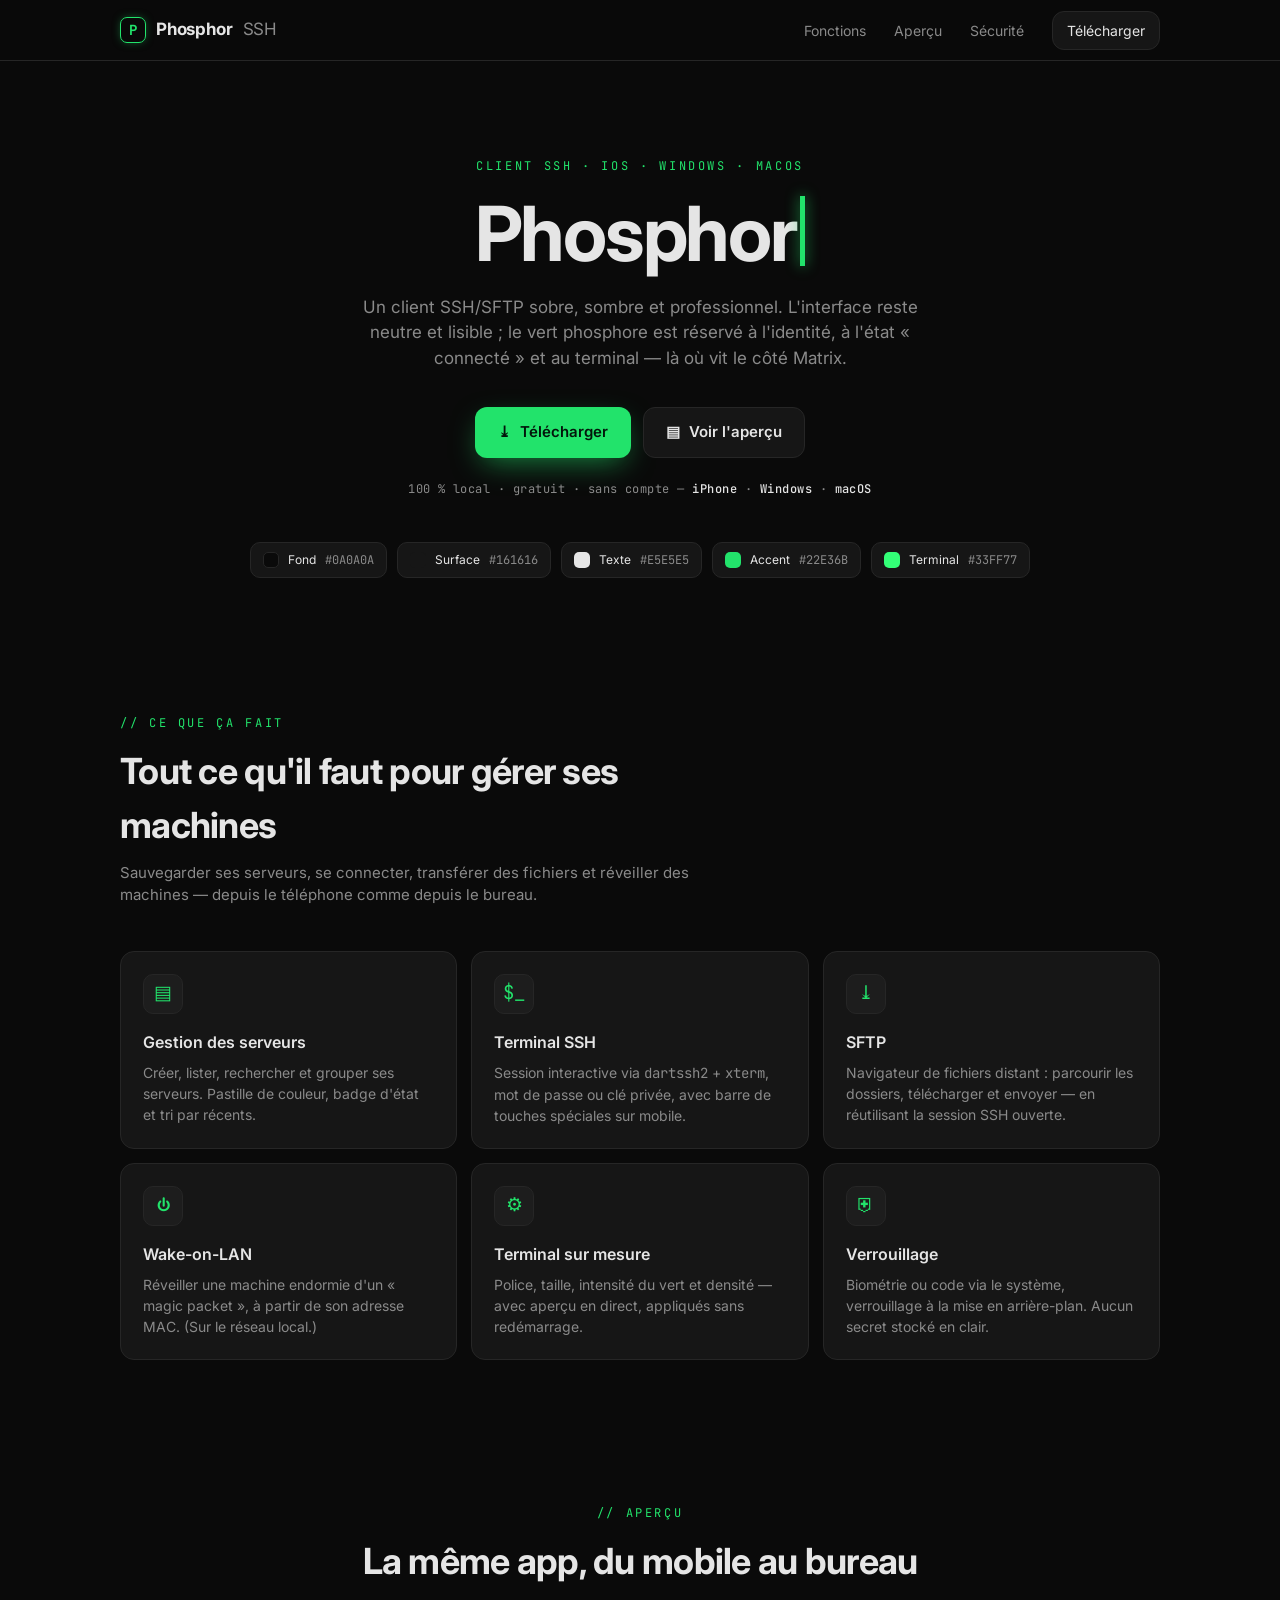
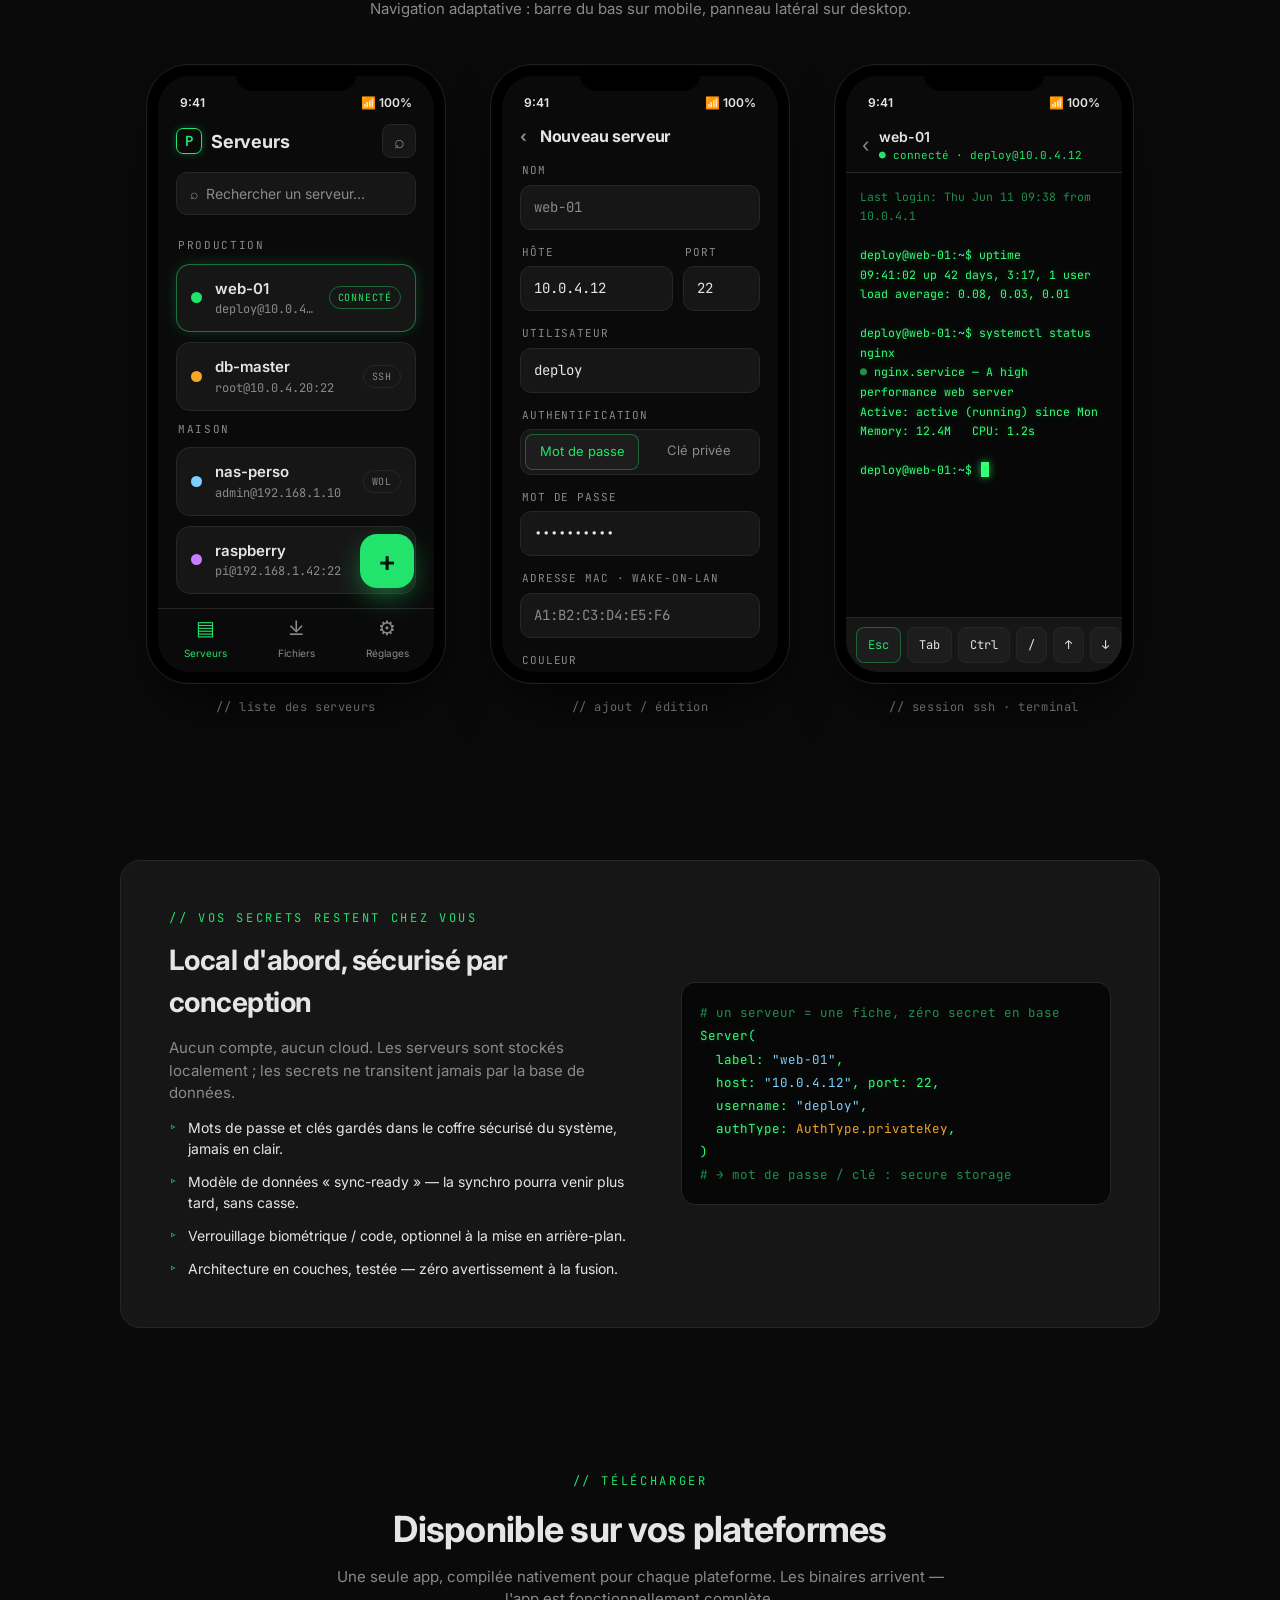
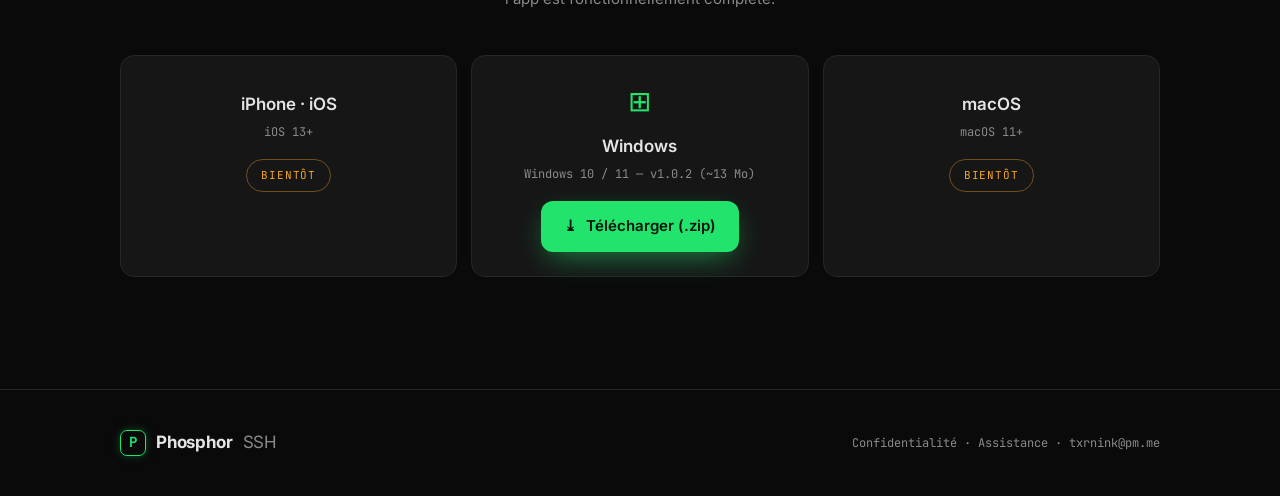
<file: index.html>
<!DOCTYPE html>
<html lang="fr">
<head>
<meta charset="UTF-8">
<meta name="viewport" content="width=device-width, initial-scale=1.0">
<title>Phosphor SSH — client SSH/SFTP sobre et sombre</title>
<meta name="description" content="Phosphor SSH — client SSH/SFTP multiplateforme (iPhone, Windows, macOS) à l'esthétique Matrix-pro. Terminal, SFTP, Wake-on-LAN, 100 % local.">
<link rel="preconnect" href="https://fonts.googleapis.com">
<link rel="preconnect" href="https://fonts.gstatic.com" crossorigin>
<link href="https://fonts.googleapis.com/css2?family=Inter:wght@400;500;600;700&family=JetBrains+Mono:wght@400;500;700&display=swap" rel="stylesheet">
<link rel="stylesheet" href="styles.css">
</head>
<body>

<!-- ===== Top nav ===== -->
<header class="nav-top">
  <div class="wrap">
    <a class="brand" href="#top"><span class="logo">P</span> Phosphor<span style="color:var(--muted);font-weight:400">SSH</span></a>
    <nav class="nav-links">
      <a href="#fonctions">Fonctions</a>
      <a href="#apercu">Aperçu</a>
      <a href="#securite">Sécurité</a>
      <a class="ghost-btn" href="#telecharger">Télécharger</a>
    </nav>
  </div>
</header>

<!-- ===== Hero ===== -->
<a id="top"></a>
<section class="hero">
  <div class="wrap">
    <div class="eyebrow">Client SSH · iOS · Windows · macOS</div>
    <h1>Phosphor<span class="cursor"></span></h1>
    <p class="lede">
      Un client SSH/SFTP sobre, sombre et professionnel. L'interface reste neutre et
      lisible ; le vert phosphore est réservé à l'identité, à l'état « connecté » et au
      terminal — là où vit le côté Matrix.
    </p>
    <div class="cta">
      <a class="btn btn-primary" href="#telecharger"><span class="ic">⤓</span> Télécharger</a>
      <a class="btn btn-ghost" href="#apercu"><span class="ic">▤</span> Voir l'aperçu</a>
    </div>
    <p class="platforms">100 % local · gratuit · sans compte — <b>iPhone</b> · <b>Windows</b> · <b>macOS</b></p>

    <div class="tokens" aria-hidden="true">
      <div class="swatch"><span class="chip" style="background:#0A0A0A;border:1px solid #262626"></span> Fond <span class="hex">#0A0A0A</span></div>
      <div class="swatch"><span class="chip" style="background:#161616"></span> Surface <span class="hex">#161616</span></div>
      <div class="swatch"><span class="chip" style="background:#E5E5E5"></span> Texte <span class="hex">#E5E5E5</span></div>
      <div class="swatch"><span class="chip" style="background:#22E36B"></span> Accent <span class="hex">#22E36B</span></div>
      <div class="swatch"><span class="chip" style="background:#33FF77"></span> Terminal <span class="hex">#33FF77</span></div>
    </div>
  </div>
</section>

<!-- ===== Features ===== -->
<section id="fonctions">
  <div class="wrap">
    <div class="section-head">
      <div class="eyebrow">// ce que ça fait</div>
      <h2>Tout ce qu'il faut pour gérer ses machines</h2>
      <p>Sauvegarder ses serveurs, se connecter, transférer des fichiers et réveiller des machines — depuis le téléphone comme depuis le bureau.</p>
    </div>
    <div class="features">
      <div class="feature">
        <div class="ic">▤</div>
        <h3>Gestion des serveurs</h3>
        <p>Créer, lister, rechercher et grouper ses serveurs. Pastille de couleur, badge d'état et tri par récents.</p>
      </div>
      <div class="feature">
        <div class="ic">$_</div>
        <h3>Terminal SSH</h3>
        <p>Session interactive via <span style="font-family:var(--mono)">dartssh2</span> + <span style="font-family:var(--mono)">xterm</span>, mot de passe ou clé privée, avec barre de touches spéciales sur mobile.</p>
      </div>
      <div class="feature">
        <div class="ic">⤓</div>
        <h3>SFTP</h3>
        <p>Navigateur de fichiers distant : parcourir les dossiers, télécharger et envoyer — en réutilisant la session SSH ouverte.</p>
      </div>
      <div class="feature">
        <div class="ic">⏻</div>
        <h3>Wake-on-LAN</h3>
        <p>Réveiller une machine endormie d'un « magic packet », à partir de son adresse MAC. (Sur le réseau local.)</p>
      </div>
      <div class="feature">
        <div class="ic">⚙</div>
        <h3>Terminal sur mesure</h3>
        <p>Police, taille, intensité du vert et densité — avec aperçu en direct, appliqués sans redémarrage.</p>
      </div>
      <div class="feature">
        <div class="ic">⛨</div>
        <h3>Verrouillage</h3>
        <p>Biométrie ou code via le système, verrouillage à la mise en arrière-plan. Aucun secret stocké en clair.</p>
      </div>
    </div>
  </div>
</section>

<!-- ===== Showcase (mockup fidèle) ===== -->
<section id="apercu">
  <div class="wrap">
    <div class="section-head center">
      <div class="eyebrow">// aperçu</div>
      <h2>La même app, du mobile au bureau</h2>
      <p>Navigation adaptative : barre du bas sur mobile, panneau latéral sur desktop.</p>
    </div>

    <div class="phones">

      <!-- SCREEN 1 : LISTE -->
      <div class="col">
        <div class="phone">
          <div class="notch"></div>
          <div class="screen">
            <div class="statusbar"><span>9:41</span><span>📶 100%</span></div>
            <div class="topbar">
              <div class="s-brand"><span class="logo">P</span> Serveurs</div>
              <div class="icon-btn">⌕</div>
            </div>
            <div class="search">⌕ &nbsp;Rechercher un serveur…</div>
            <div class="s-body">
              <div class="grouplabel">Production</div>
              <div class="card live">
                <span class="dot" style="background:#22E36B"></span>
                <div class="meta"><div class="name">web-01</div><div class="sub">deploy@10.0.4.12:22</div></div>
                <span class="pill">Connecté</span>
              </div>
              <div class="card">
                <span class="dot" style="background:#F5A623"></span>
                <div class="meta"><div class="name">db-master</div><div class="sub">root@10.0.4.20:22</div></div>
                <span class="pill off">SSH</span>
              </div>
              <div class="grouplabel">Maison</div>
              <div class="card">
                <span class="dot" style="background:#7fd0ff"></span>
                <div class="meta"><div class="name">nas-perso</div><div class="sub">admin@192.168.1.10</div></div>
                <span class="pill off">WoL</span>
              </div>
              <div class="card">
                <span class="dot" style="background:#c77dff"></span>
                <div class="meta"><div class="name">raspberry</div><div class="sub">pi@192.168.1.42:22</div></div>
                <span class="pill off">SSH</span>
              </div>
            </div>
            <div class="fab">+</div>
            <div class="s-nav">
              <div class="item active"><span class="glyph">▤</span>Serveurs</div>
              <div class="item"><span class="glyph">⤓</span>Fichiers</div>
              <div class="item"><span class="glyph">⚙</span>Réglages</div>
            </div>
          </div>
        </div>
        <div class="caption">// liste des serveurs</div>
      </div>

      <!-- SCREEN 2 : AJOUT -->
      <div class="col">
        <div class="phone">
          <div class="notch"></div>
          <div class="screen">
            <div class="statusbar"><span>9:41</span><span>📶 100%</span></div>
            <div class="topbar">
              <div class="s-brand" style="font-size:16px"><span style="color:var(--muted)">‹</span>&nbsp;Nouveau serveur</div>
            </div>
            <div class="s-body" style="overflow-y:auto">
              <div class="field"><label>Nom</label><div class="input placeholder">web-01</div></div>
              <div class="row2">
                <div class="field" style="flex:2"><label>Hôte</label><div class="input">10.0.4.12</div></div>
                <div class="field"><label>Port</label><div class="input">22</div></div>
              </div>
              <div class="field"><label>Utilisateur</label><div class="input">deploy</div></div>
              <div class="field"><label>Authentification</label>
                <div class="seg"><span class="on">Mot de passe</span><span>Clé privée</span></div>
              </div>
              <div class="field"><label>Mot de passe</label><div class="input">••••••••••</div></div>
              <div class="field"><label>Adresse MAC · Wake-on-LAN</label><div class="input placeholder">A1:B2:C3:D4:E5:F6</div></div>
              <div class="field"><label>Couleur</label>
                <div class="colors">
                  <span class="c sel" style="background:#22E36B"></span>
                  <span class="c" style="background:#F5A623"></span>
                  <span class="c" style="background:#FF5555"></span>
                  <span class="c" style="background:#7fd0ff"></span>
                  <span class="c" style="background:#c77dff"></span>
                </div>
              </div>
              <div class="savebtn">Enregistrer</div>
            </div>
          </div>
        </div>
        <div class="caption">// ajout / édition</div>
      </div>

      <!-- SCREEN 3 : TERMINAL -->
      <div class="col">
        <div class="phone">
          <div class="notch"></div>
          <div class="screen">
            <div class="statusbar"><span>9:41</span><span>📶 100%</span></div>
            <div class="term-head">
              <span class="back">‹</span>
              <div><div class="t-name">web-01</div><div class="t-sub">● connecté · deploy@10.0.4.12</div></div>
            </div>
            <div class="term">
<span class="dim">Last login: Thu Jun 11 09:38 from 10.0.4.1</span><br><br>
<span class="user">deploy@web-01</span>:<span class="path">~</span>$ uptime<br>
 09:41:02 up 42 days,  3:17,  1 user<br>
 load average: 0.08, 0.03, 0.01<br><br>
<span class="user">deploy@web-01</span>:<span class="path">~</span>$ systemctl status nginx<br>
<span class="dim">●</span> nginx.service — A high performance web server<br>
   Active: <span style="color:#33FF77">active (running)</span> since Mon<br>
   Memory: 12.4M&nbsp;&nbsp;&nbsp;CPU: 1.2s<br><br>
<span class="user">deploy@web-01</span>:<span class="path">~</span>$ <span class="blink-cur"></span>
            </div>
            <div class="keybar">
              <span class="key accent">Esc</span>
              <span class="key">Tab</span>
              <span class="key">Ctrl</span>
              <span class="key">/</span>
              <span class="key">↑</span>
              <span class="key">↓</span>
            </div>
          </div>
        </div>
        <div class="caption">// session ssh · terminal</div>
      </div>

    </div>
  </div>
</section>

<!-- ===== Security / local-first band ===== -->
<section id="securite">
  <div class="wrap">
    <div class="band">
      <div>
        <div class="eyebrow">// vos secrets restent chez vous</div>
        <h2>Local d'abord, sécurisé par conception</h2>
        <p>Aucun compte, aucun cloud. Les serveurs sont stockés localement ; les secrets ne transitent jamais par la base de données.</p>
        <ul>
          <li><span class="tick">▹</span> Mots de passe et clés gardés dans le coffre sécurisé du système, jamais en clair.</li>
          <li><span class="tick">▹</span> Modèle de données « sync-ready » — la synchro pourra venir plus tard, sans casse.</li>
          <li><span class="tick">▹</span> Verrouillage biométrique / code, optionnel à la mise en arrière-plan.</li>
          <li><span class="tick">▹</span> Architecture en couches, testée — zéro avertissement à la fusion.</li>
        </ul>
      </div>
      <div class="code-card">
<span class="dim"># un serveur = une fiche, zéro secret en base</span><br>
Server(<br>
&nbsp;&nbsp;label: <span class="c-path">"web-01"</span>,<br>
&nbsp;&nbsp;host: <span class="c-path">"10.0.4.12"</span>, port: 22,<br>
&nbsp;&nbsp;username: <span class="c-path">"deploy"</span>,<br>
&nbsp;&nbsp;authType: <span class="c-key">AuthType.privateKey</span>,<br>
)<br>
<span class="dim"># → mot de passe / clé : secure storage</span>
      </div>
    </div>
  </div>
</section>

<!-- ===== Download ===== -->
<section id="telecharger">
  <div class="wrap">
    <div class="section-head center">
      <div class="eyebrow">// télécharger</div>
      <h2>Disponible sur vos plateformes</h2>
      <p>Une seule app, compilée nativement pour chaque plateforme. Les binaires arrivent — l'app est fonctionnellement complète.</p>
    </div>
    <div class="dl-grid">
      <div class="dl">
        <div class="os"></div>
        <h3>iPhone · iOS</h3>
        <div class="sub">iOS 13+</div>
        <span class="status soon">Bientôt</span>
      </div>
      <div class="dl">
        <div class="os">⊞</div>
        <h3>Windows</h3>
        <div class="sub">Windows 10 / 11 — v1.0.2 (~13 Mo)</div>
        <a class="btn btn-primary" href="/downloads/PhosphorSSH-1.0.2-windows-x64.zip" download>
          <span class="ic">⤓</span> Télécharger (.zip)
        </a>
      </div>
      <div class="dl">
        <div class="os"></div>
        <h3>macOS</h3>
        <div class="sub">macOS 11+</div>
        <span class="status soon">Bientôt</span>
      </div>
    </div>
  </div>
</section>

<!-- ===== Footer ===== -->
<footer>
  <div class="wrap">
    <a class="brand" href="#top"><span class="logo">P</span> Phosphor<span style="color:var(--muted);font-weight:400">SSH</span></a>
    <p class="note">
      <a href="/privacy.html">Confidentialité</a> ·
      <a href="/support.html">Assistance</a> ·
      <a href="mailto:txrnink@pm.me">txrnink@pm.me</a>
    </p>
  </div>
</footer>

</body>
</html>
</file>
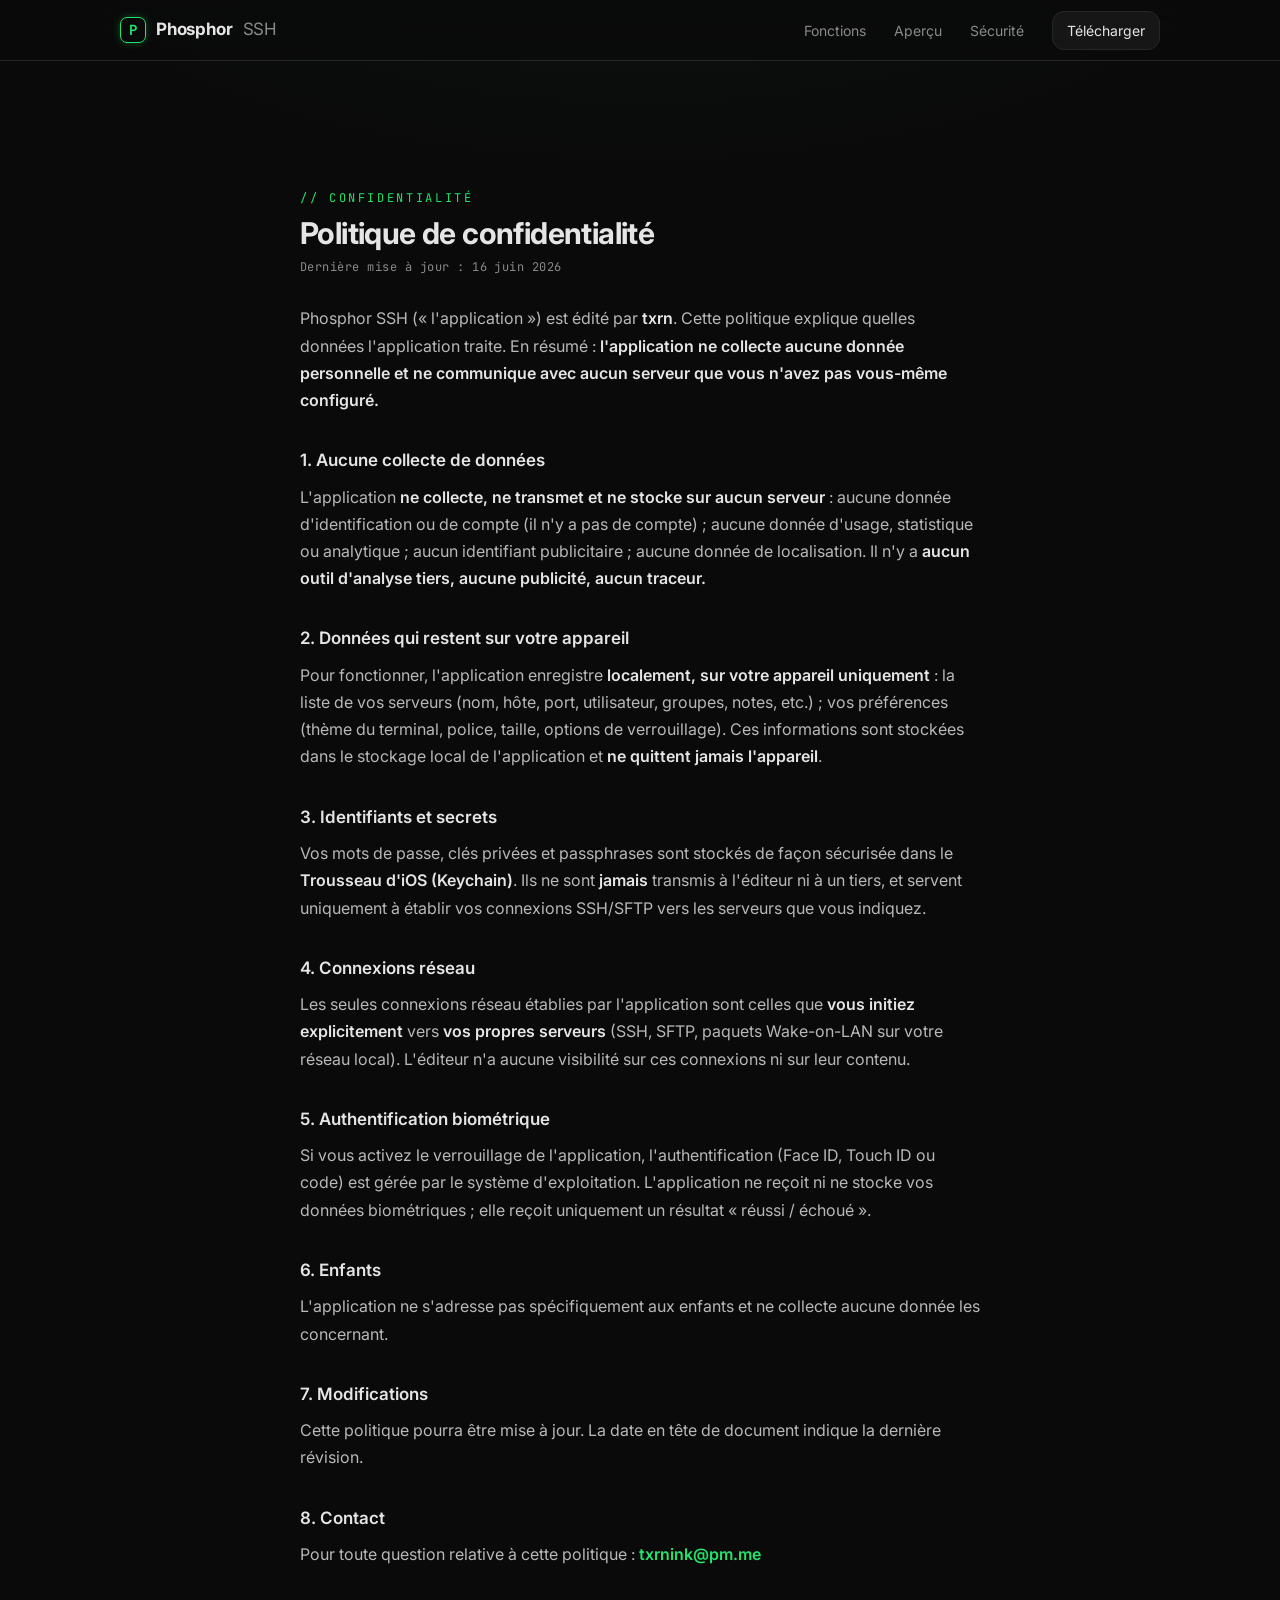
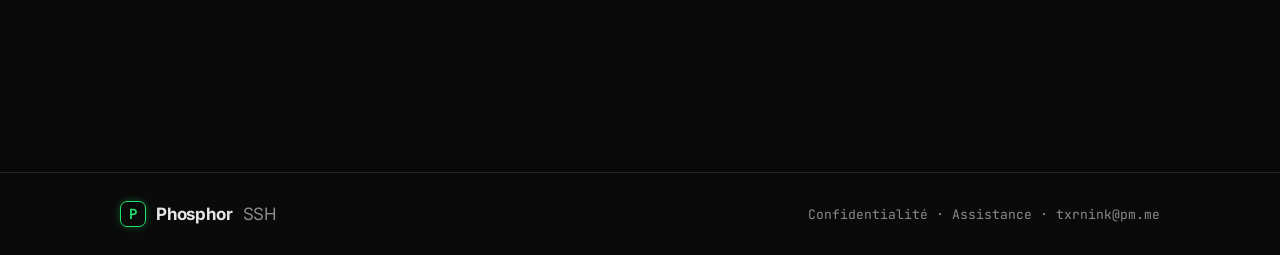
<file: privacy.html>
<!DOCTYPE html>
<html lang="fr">
<head>
<meta charset="UTF-8">
<meta name="viewport" content="width=device-width, initial-scale=1.0">
<title>Politique de confidentialité — Phosphor SSH</title>
<meta name="description" content="Phosphor SSH ne collecte aucune donnée personnelle. Tout reste sur votre appareil.">
<link rel="preconnect" href="https://fonts.googleapis.com">
<link rel="preconnect" href="https://fonts.gstatic.com" crossorigin>
<link href="https://fonts.googleapis.com/css2?family=Inter:wght@400;500;600;700&family=JetBrains+Mono:wght@400;500;700&display=swap" rel="stylesheet">
<link rel="stylesheet" href="styles.css">
<style>
  .doc { max-width: 720px; margin: 0 auto; padding: 56px 20px 96px; }
  .doc h1 { font-size: 30px; letter-spacing: -.02em; margin: 8px 0 6px; line-height: 1.2; }
  .doc .meta { color: var(--muted); font-family: var(--mono); font-size: 12px; letter-spacing: .04em; margin-bottom: 28px; }
  .doc h2 { font-size: 17px; margin: 34px 0 10px; color: var(--text); font-weight: 600; }
  .doc p { color: #b8b8b8; margin: 0 0 12px; line-height: 1.7; }
  .doc strong { color: var(--text); font-weight: 600; }
  .doc a { color: var(--green); }
  .doc hr { border: none; border-top: 1px solid var(--border); margin: 56px 0; }
  .lang { font-family: var(--mono); font-size: 11px; letter-spacing: .22em; text-transform: uppercase; margin-bottom: 24px; }
  .lang a { color: var(--muted); margin-right: 18px; }
  .lang a:hover { color: var(--text); }
  footer { border-top: 1px solid var(--border); padding: 28px 0; margin-top: 24px; }
  footer .wrap { display: flex; align-items: center; justify-content: space-between; flex-wrap: wrap; gap: 14px; }
  footer .note { color: var(--muted); font-size: 13px; }
  footer .note a { color: var(--muted); }
  footer .note a:hover { color: var(--text); }
</style>
</head>
<body>

<header class="nav-top">
  <div class="wrap">
    <a class="brand" href="/"><span class="logo">P</span> Phosphor<span style="color:var(--muted);font-weight:400">SSH</span></a>
    <nav class="nav-links">
      <a href="/#fonctions">Fonctions</a>
      <a href="/#apercu">Aperçu</a>
      <a href="/#securite">Sécurité</a>
      <a class="ghost-btn" href="/#telecharger">Télécharger</a>
    </nav>
  </div>
</header>

<main class="doc">

  <section id="fr">
    <div class="eyebrow">// confidentialité</div>
    <h1>Politique de confidentialité</h1>
    <p class="meta">Dernière mise à jour : 16 juin 2026</p>

    <p>Phosphor SSH (« l'application ») est édité par <strong>txrn</strong>. Cette politique
    explique quelles données l'application traite. En résumé : <strong>l'application ne
    collecte aucune donnée personnelle et ne communique avec aucun serveur que vous
    n'avez pas vous-même configuré.</strong></p>

    <h2>1. Aucune collecte de données</h2>
    <p>L'application <strong>ne collecte, ne transmet et ne stocke sur aucun
    serveur</strong> : aucune donnée d'identification ou de compte (il n'y a pas de
    compte) ; aucune donnée d'usage, statistique ou analytique ; aucun identifiant
    publicitaire ; aucune donnée de localisation. Il n'y a <strong>aucun outil
    d'analyse tiers, aucune publicité, aucun traceur.</strong></p>

    <h2>2. Données qui restent sur votre appareil</h2>
    <p>Pour fonctionner, l'application enregistre <strong>localement, sur votre
    appareil uniquement</strong> : la liste de vos serveurs (nom, hôte, port,
    utilisateur, groupes, notes, etc.) ; vos préférences (thème du terminal, police,
    taille, options de verrouillage). Ces informations sont stockées dans le stockage
    local de l'application et <strong>ne quittent jamais l'appareil</strong>.</p>

    <h2>3. Identifiants et secrets</h2>
    <p>Vos mots de passe, clés privées et passphrases sont stockés de façon sécurisée
    dans le <strong>Trousseau d'iOS (Keychain)</strong>. Ils ne sont
    <strong>jamais</strong> transmis à l'éditeur ni à un tiers, et servent uniquement
    à établir vos connexions SSH/SFTP vers les serveurs que vous indiquez.</p>

    <h2>4. Connexions réseau</h2>
    <p>Les seules connexions réseau établies par l'application sont celles que
    <strong>vous initiez explicitement</strong> vers <strong>vos propres
    serveurs</strong> (SSH, SFTP, paquets Wake-on-LAN sur votre réseau local).
    L'éditeur n'a aucune visibilité sur ces connexions ni sur leur contenu.</p>

    <h2>5. Authentification biométrique</h2>
    <p>Si vous activez le verrouillage de l'application, l'authentification (Face ID,
    Touch ID ou code) est gérée par le système d'exploitation. L'application ne reçoit
    ni ne stocke vos données biométriques ; elle reçoit uniquement un résultat
    « réussi / échoué ».</p>

    <h2>6. Enfants</h2>
    <p>L'application ne s'adresse pas spécifiquement aux enfants et ne collecte aucune
    donnée les concernant.</p>

    <h2>7. Modifications</h2>
    <p>Cette politique pourra être mise à jour. La date en tête de document indique la
    dernière révision.</p>

    <h2>8. Contact</h2>
    <p>Pour toute question relative à cette politique :
    <strong><a href="mailto:txrnink@pm.me">txrnink@pm.me</a></strong></p>
  </section>

</main>

<footer>
  <div class="wrap">
    <a class="brand" href="/"><span class="logo">P</span> Phosphor<span style="color:var(--muted);font-weight:400">SSH</span></a>
    <p class="note">
      <a href="/privacy.html">Confidentialité</a> ·
      <a href="/support.html">Assistance</a> ·
      <a href="mailto:txrnink@pm.me">txrnink@pm.me</a>
    </p>
  </div>
</footer>

</body>
</html>
</file>
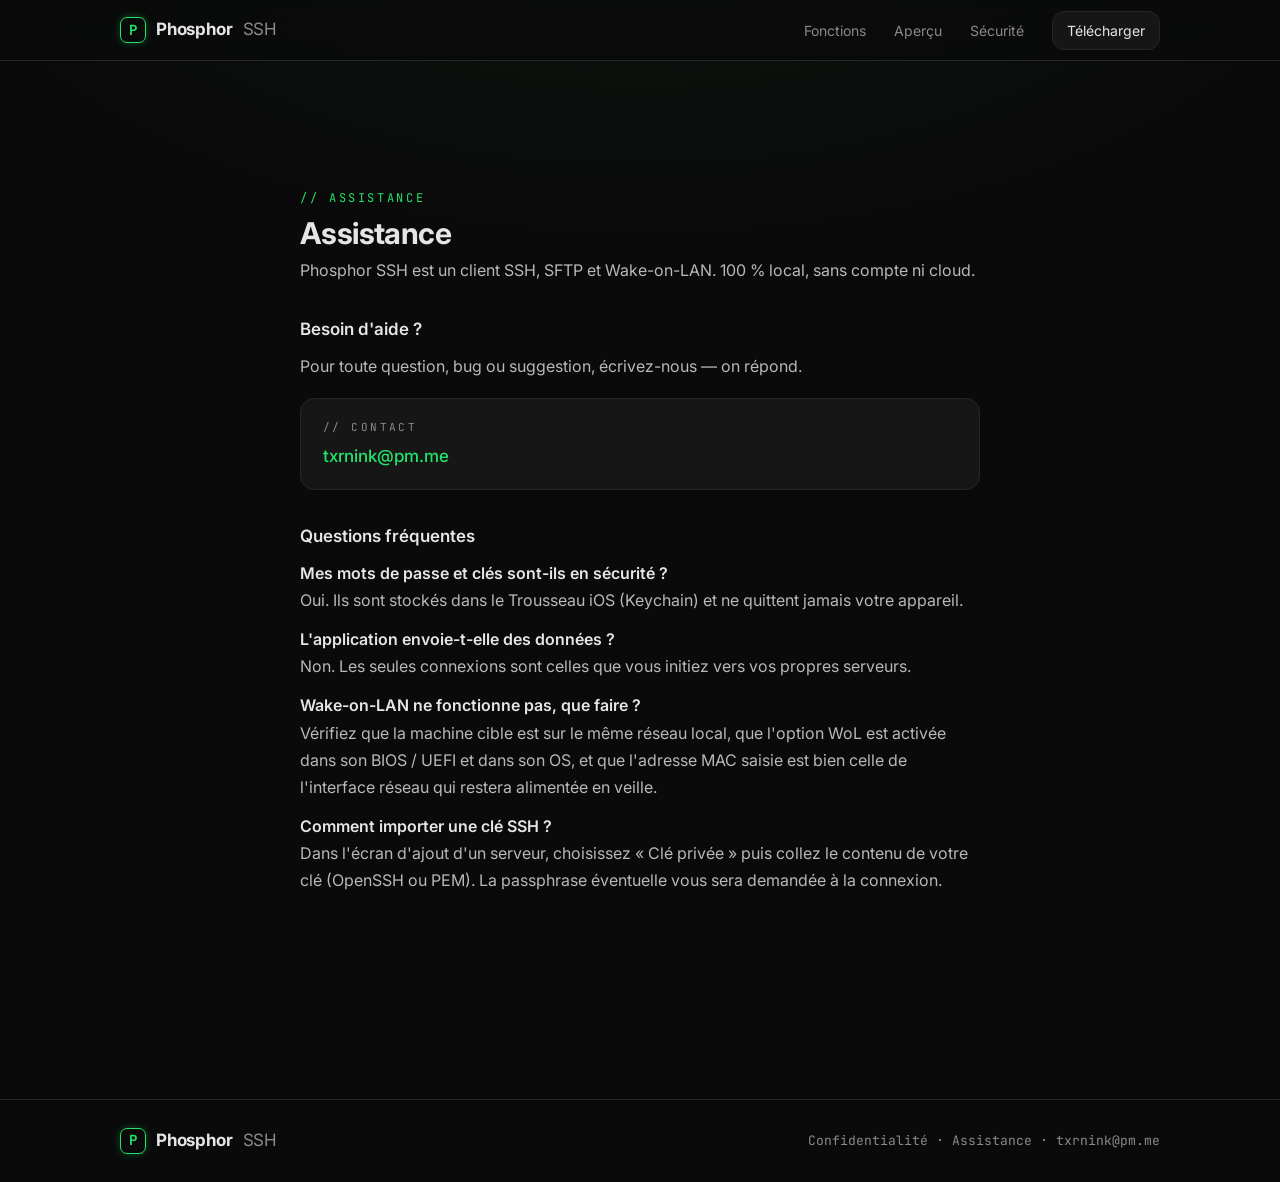
<file: support.html>
<!DOCTYPE html>
<html lang="fr">
<head>
<meta charset="UTF-8">
<meta name="viewport" content="width=device-width, initial-scale=1.0">
<title>Assistance — Phosphor SSH</title>
<meta name="description" content="Aide, FAQ et contact pour Phosphor SSH — client SSH, SFTP et Wake-on-LAN.">
<link rel="preconnect" href="https://fonts.googleapis.com">
<link rel="preconnect" href="https://fonts.gstatic.com" crossorigin>
<link href="https://fonts.googleapis.com/css2?family=Inter:wght@400;500;600;700&family=JetBrains+Mono:wght@400;500;700&display=swap" rel="stylesheet">
<link rel="stylesheet" href="styles.css">
<style>
  .doc { max-width: 720px; margin: 0 auto; padding: 56px 20px 96px; }
  .doc h1 { font-size: 30px; letter-spacing: -.02em; margin: 8px 0 6px; line-height: 1.2; }
  .doc .lede { color: #b8b8b8; font-size: 16px; line-height: 1.65; margin-bottom: 28px; }
  .doc h2 { font-size: 17px; margin: 34px 0 10px; color: var(--text); font-weight: 600; }
  .doc p { color: #b8b8b8; margin: 0 0 12px; line-height: 1.7; }
  .doc strong { color: var(--text); font-weight: 600; }
  .doc a { color: var(--green); }
  .doc hr { border: none; border-top: 1px solid var(--border); margin: 56px 0; }
  .lang { font-family: var(--mono); font-size: 11px; letter-spacing: .22em; text-transform: uppercase; margin-bottom: 24px; }
  .lang a { color: var(--muted); margin-right: 18px; }
  .lang a:hover { color: var(--text); }
  .contact-card {
    background: var(--surface);
    border: 1px solid var(--border);
    border-radius: var(--r-card);
    padding: 20px 22px;
    margin: 18px 0 24px;
  }
  .contact-card .label { font-family: var(--mono); font-size: 11px; letter-spacing: .22em; text-transform: uppercase; color: var(--muted); margin-bottom: 8px; }
  .contact-card a { color: var(--green); font-size: 17px; font-weight: 500; }
  footer { border-top: 1px solid var(--border); padding: 28px 0; margin-top: 24px; }
  footer .wrap { display: flex; align-items: center; justify-content: space-between; flex-wrap: wrap; gap: 14px; }
  footer .note { color: var(--muted); font-size: 13px; }
  footer .note a { color: var(--muted); }
  footer .note a:hover { color: var(--text); }
</style>
</head>
<body>

<header class="nav-top">
  <div class="wrap">
    <a class="brand" href="/"><span class="logo">P</span> Phosphor<span style="color:var(--muted);font-weight:400">SSH</span></a>
    <nav class="nav-links">
      <a href="/#fonctions">Fonctions</a>
      <a href="/#apercu">Aperçu</a>
      <a href="/#securite">Sécurité</a>
      <a class="ghost-btn" href="/#telecharger">Télécharger</a>
    </nav>
  </div>
</header>

<main class="doc">

  <section id="fr">
    <div class="eyebrow">// assistance</div>
    <h1>Assistance</h1>
    <p class="lede">Phosphor SSH est un client SSH, SFTP et Wake-on-LAN. 100 % local,
    sans compte ni cloud.</p>

    <h2>Besoin d'aide ?</h2>
    <p>Pour toute question, bug ou suggestion, écrivez-nous — on répond.</p>
    <div class="contact-card">
      <div class="label">// contact</div>
      <a href="mailto:txrnink@pm.me">txrnink@pm.me</a>
    </div>

    <h2>Questions fréquentes</h2>

    <p><strong>Mes mots de passe et clés sont-ils en sécurité ?</strong><br>
    Oui. Ils sont stockés dans le Trousseau iOS (Keychain) et ne quittent jamais votre
    appareil.</p>

    <p><strong>L'application envoie-t-elle des données ?</strong><br>
    Non. Les seules connexions sont celles que vous initiez vers vos propres
    serveurs.</p>

    <p><strong>Wake-on-LAN ne fonctionne pas, que faire ?</strong><br>
    Vérifiez que la machine cible est sur le même réseau local, que l'option WoL est
    activée dans son BIOS / UEFI et dans son OS, et que l'adresse MAC saisie est bien
    celle de l'interface réseau qui restera alimentée en veille.</p>

    <p><strong>Comment importer une clé SSH ?</strong><br>
    Dans l'écran d'ajout d'un serveur, choisissez « Clé privée » puis collez le
    contenu de votre clé (OpenSSH ou PEM). La passphrase éventuelle vous sera
    demandée à la connexion.</p>
  </section>

</main>

<footer>
  <div class="wrap">
    <a class="brand" href="/"><span class="logo">P</span> Phosphor<span style="color:var(--muted);font-weight:400">SSH</span></a>
    <p class="note">
      <a href="/privacy.html">Confidentialité</a> ·
      <a href="/support.html">Assistance</a> ·
      <a href="mailto:txrnink@pm.me">txrnink@pm.me</a>
    </p>
  </div>
</footer>

</body>
</html>
</file>
<file: styles.css>
/* ============================================================================
   Phosphor SSH — site vitrine
   Fidèle au design system validé (docs/design-system.md + mockup).
   Vert réservé à l'accent / l'état connecté / le terminal. Interface neutre.
   ============================================================================ */

:root {
  --bg: #0A0A0A;
  --surface: #161616;
  --surface-2: #1d1d1d;
  --border: #262626;
  --text: #E5E5E5;
  --muted: #8A8A8A;
  --green: #22E36B;
  --term-green: #33FF77;
  --error: #FF5555;
  --amber: #F5A623;
  --path: #7fd0ff;
  --violet: #c77dff;

  --ui: 'Inter', -apple-system, BlinkMacSystemFont, 'Segoe UI', sans-serif;
  --mono: 'JetBrains Mono', 'SFMono-Regular', 'Cascadia Code', Consolas, monospace;

  --maxw: 1080px;
  --r-card: 14px;
  --r-field: 11px;
  --r-btn: 12px;

  /* signature glow */
  --glow: 0 0 18px -6px rgba(34, 227, 107, .45);
}

* { box-sizing: border-box; margin: 0; padding: 0; }

html { scroll-behavior: smooth; }

body {
  background:
    radial-gradient(1200px 600px at 50% -10%, rgba(34, 227, 107, .06), transparent 60%),
    var(--bg);
  color: var(--text);
  font-family: var(--ui);
  -webkit-font-smoothing: antialiased;
  line-height: 1.5;
  min-height: 100vh;
}

.wrap { max-width: var(--maxw); margin: 0 auto; padding: 0 20px; }

a { color: inherit; text-decoration: none; }

/* keyboard focus visible (a11y) */
a:focus-visible,
button:focus-visible {
  outline: 2px solid var(--green);
  outline-offset: 3px;
  border-radius: 6px;
}

.eyebrow {
  font-family: var(--mono);
  font-size: 12px;
  letter-spacing: .22em;
  text-transform: uppercase;
  color: var(--green);
}

/* ============================================================================
   Top navigation
   ============================================================================ */
.nav-top {
  position: sticky;
  top: 0;
  z-index: 50;
  backdrop-filter: blur(12px);
  background: rgba(10, 10, 10, .72);
  border-bottom: 1px solid var(--border);
}
.nav-top .wrap {
  display: flex;
  align-items: center;
  justify-content: space-between;
  height: 60px;
}
.brand { display: flex; align-items: center; gap: 10px; font-weight: 700; font-size: 17px; letter-spacing: -.01em; }
.logo {
  width: 26px; height: 26px; border-radius: 7px;
  border: 1.5px solid var(--green);
  display: flex; align-items: center; justify-content: center;
  font-family: var(--mono); color: var(--green); font-size: 14px; font-weight: 700;
  box-shadow: 0 0 10px -2px rgba(34, 227, 107, .5);
}
.nav-links { display: flex; align-items: center; gap: 28px; }
.nav-links a { color: var(--muted); font-size: 14px; transition: color .15s ease; }
.nav-links a:hover { color: var(--text); }
.nav-links .ghost-btn {
  border: 1px solid var(--border);
  background: var(--surface);
  padding: 8px 14px;
  border-radius: var(--r-btn);
  color: var(--text);
}
.nav-links .ghost-btn:hover { border-color: rgba(34, 227, 107, .45); }
@media (max-width: 640px) { .nav-links a:not(.ghost-btn) { display: none; } }

/* ============================================================================
   Hero
   ============================================================================ */
.hero { padding: 96px 0 64px; text-align: center; }
.hero .eyebrow { margin-bottom: 20px; }
.hero h1 {
  font-size: clamp(40px, 8vw, 76px);
  font-weight: 700;
  letter-spacing: -.03em;
  line-height: 1.02;
}
.hero h1 .cursor {
  display: inline-block;
  width: .07em; height: .92em;
  background: var(--green);
  vertical-align: -.06em;
  margin-left: .06em;
  box-shadow: 0 0 14px rgba(34, 227, 107, .7);
  animation: blink 1.1s steps(1) infinite;
}
@keyframes blink { 50% { opacity: 0; } }

.hero .lede {
  color: var(--muted);
  font-size: 17px;
  max-width: 600px;
  margin: 22px auto 0;
}
.hero .cta { display: flex; gap: 12px; justify-content: center; flex-wrap: wrap; margin-top: 36px; }

.btn {
  display: inline-flex; align-items: center; gap: 9px;
  font-size: 15px; font-weight: 600;
  padding: 13px 22px; border-radius: var(--r-btn);
  border: 1px solid transparent;
  transition: transform .12s ease, box-shadow .2s ease, border-color .2s ease;
}
.btn .ic { font-family: var(--mono); }
.btn-primary {
  background: var(--green); color: #03150b;
  box-shadow: 0 10px 30px -8px rgba(34, 227, 107, .6);
}
.btn-primary:hover { transform: translateY(-2px); box-shadow: 0 14px 40px -8px rgba(34, 227, 107, .7); }
.btn-ghost { background: var(--surface); border-color: var(--border); color: var(--text); }
.btn-ghost:hover { border-color: rgba(34, 227, 107, .45); }

.hero .platforms {
  margin-top: 22px;
  font-family: var(--mono);
  font-size: 12px;
  color: var(--muted);
  letter-spacing: .04em;
}
.hero .platforms b { color: var(--text); font-weight: 500; }

/* palette strip */
.tokens { display: flex; flex-wrap: wrap; gap: 10px; justify-content: center; margin-top: 44px; }
.swatch {
  display: flex; align-items: center; gap: 9px;
  background: var(--surface); border: 1px solid var(--border);
  border-radius: 10px; padding: 8px 12px; font-size: 12px;
}
.swatch .chip { width: 16px; height: 16px; border-radius: 5px; flex: none; }
.swatch .hex { font-family: var(--mono); color: var(--muted); }

/* ============================================================================
   Section scaffolding
   ============================================================================ */
section { padding: 72px 0; }
.section-head { max-width: 620px; margin-bottom: 44px; }
.section-head.center { margin-left: auto; margin-right: auto; text-align: center; }
.section-head h2 { font-size: clamp(26px, 4vw, 36px); font-weight: 700; letter-spacing: -.02em; margin: 12px 0 10px; }
.section-head p { color: var(--muted); font-size: 15px; }

/* ============================================================================
   Feature grid
   ============================================================================ */
.features {
  display: grid;
  grid-template-columns: repeat(3, 1fr);
  gap: 14px;
}
@media (max-width: 860px) { .features { grid-template-columns: repeat(2, 1fr); } }
@media (max-width: 560px) { .features { grid-template-columns: 1fr; } }

.feature {
  background: var(--surface);
  border: 1px solid var(--border);
  border-radius: var(--r-card);
  padding: 22px;
  transition: border-color .2s ease, transform .2s ease;
}
.feature:hover { border-color: rgba(34, 227, 107, .35); transform: translateY(-3px); }
.feature .ic {
  width: 40px; height: 40px; border-radius: 10px;
  background: var(--surface-2); border: 1px solid var(--border);
  display: flex; align-items: center; justify-content: center;
  font-family: var(--mono); font-size: 19px; color: var(--green);
  margin-bottom: 16px;
}
.feature h3 { font-size: 16px; font-weight: 600; margin-bottom: 8px; }
.feature p { color: var(--muted); font-size: 14px; }

/* ============================================================================
   Showcase — phone mockups (faithful to the validated mockup)
   ============================================================================ */
.phones { display: flex; flex-wrap: wrap; gap: 44px; justify-content: center; }
.col { display: flex; flex-direction: column; align-items: center; gap: 14px; }
.caption { font-family: var(--mono); font-size: 12px; color: var(--muted); letter-spacing: .05em; }

.phone {
  width: 300px; height: 620px; border-radius: 42px;
  background: #000; padding: 11px; border: 1px solid #1f1f1f;
  box-shadow: 0 30px 60px -20px rgba(0, 0, 0, .8), 0 0 0 1px rgba(255, 255, 255, .02) inset;
  position: relative;
}
.screen {
  width: 100%; height: 100%; border-radius: 32px; overflow: hidden;
  background: var(--bg); display: flex; flex-direction: column; position: relative;
}
.notch {
  position: absolute; top: 0; left: 50%; transform: translateX(-50%);
  width: 120px; height: 26px; background: #000; border-radius: 0 0 16px 16px; z-index: 20;
}
.statusbar {
  height: 42px; flex: none; display: flex; align-items: flex-end; justify-content: space-between;
  padding: 0 22px 6px; font-size: 12px; font-weight: 600; color: var(--text);
}
.topbar { padding: 6px 18px 14px; display: flex; align-items: center; justify-content: space-between; }
.s-brand { display: flex; align-items: center; gap: 9px; font-weight: 700; font-size: 18px; letter-spacing: -.01em; }
.icon-btn {
  width: 34px; height: 34px; border-radius: 9px; background: var(--surface);
  border: 1px solid var(--border); color: var(--muted);
  display: flex; align-items: center; justify-content: center; font-size: 18px;
}
.search {
  margin: 0 18px 16px; display: flex; align-items: center; gap: 9px;
  background: var(--surface); border: 1px solid var(--border); border-radius: 11px;
  padding: 10px 13px; color: var(--muted); font-size: 14px;
}
.s-body { flex: 1; overflow: hidden; padding: 0 18px; }
.grouplabel {
  font-family: var(--mono); font-size: 11px; letter-spacing: .15em; text-transform: uppercase;
  color: var(--muted); margin: 6px 2px 10px;
}
.card {
  background: var(--surface); border: 1px solid var(--border); border-radius: 14px;
  padding: 13px 14px; display: flex; align-items: center; gap: 13px; margin-bottom: 10px;
}
.card.live { border-color: rgba(34, 227, 107, .45); box-shadow: var(--glow); }
.dot { width: 11px; height: 11px; border-radius: 50%; flex: none; }
.meta { flex: 1; min-width: 0; }
.meta .name { font-weight: 600; font-size: 15px; }
.meta .sub { font-family: var(--mono); font-size: 12px; color: var(--muted); white-space: nowrap; overflow: hidden; text-overflow: ellipsis; }
.pill {
  font-family: var(--mono); font-size: 10px; letter-spacing: .08em; text-transform: uppercase;
  color: var(--green); border: 1px solid rgba(34, 227, 107, .4); border-radius: 999px;
  padding: 3px 8px; flex: none;
}
.pill.off { color: var(--muted); border-color: var(--border); }
.fab {
  position: absolute; right: 20px; bottom: 84px; width: 54px; height: 54px; border-radius: 17px;
  background: var(--green); color: #03150b; font-size: 28px; font-weight: 600;
  display: flex; align-items: center; justify-content: center;
  box-shadow: 0 10px 30px -6px rgba(34, 227, 107, .6);
}
.s-nav {
  flex: none; height: 64px; border-top: 1px solid var(--border);
  display: flex; align-items: center; justify-content: space-around; padding-bottom: 8px;
  background: rgba(10, 10, 10, .7);
}
.s-nav .item { display: flex; flex-direction: column; align-items: center; gap: 3px; font-size: 10px; color: var(--muted); }
.s-nav .item.active { color: var(--green); }
.s-nav .glyph { font-size: 20px; }

/* form screen bits */
.field { margin-bottom: 14px; }
.field label {
  display: block; font-size: 11px; font-family: var(--mono); letter-spacing: .08em;
  text-transform: uppercase; color: var(--muted); margin: 0 2px 6px;
}
.input {
  background: var(--surface); border: 1px solid var(--border); border-radius: 11px;
  padding: 11px 13px; font-size: 14px; color: var(--text); font-family: var(--mono);
}
.input.placeholder { color: var(--muted); }
.row2 { display: flex; gap: 10px; }
.row2 .field { flex: 1; }
.seg { display: flex; background: var(--surface); border: 1px solid var(--border); border-radius: 11px; padding: 4px; gap: 4px; }
.seg span { flex: 1; text-align: center; font-size: 13px; padding: 7px; border-radius: 8px; color: var(--muted); }
.seg span.on { background: var(--surface-2); color: var(--green); border: 1px solid rgba(34, 227, 107, .35); }
.colors { display: flex; gap: 10px; padding: 2px; }
.colors .c { width: 26px; height: 26px; border-radius: 8px; }
.colors .c.sel { box-shadow: 0 0 0 2px var(--bg), 0 0 0 4px var(--green); }
.savebtn {
  margin-top: 6px; background: var(--green); color: #03150b; font-weight: 600;
  text-align: center; border-radius: 12px; padding: 13px; font-size: 15px;
  box-shadow: 0 8px 24px -8px rgba(34, 227, 107, .6);
}

/* terminal screen */
.term-head { padding: 8px 16px; display: flex; align-items: center; gap: 10px; border-bottom: 1px solid var(--border); }
.term-head .back { color: var(--muted); font-size: 20px; }
.term-head .t-name { font-weight: 600; font-size: 14px; }
.term-head .t-sub { font-family: var(--mono); font-size: 11px; color: var(--green); }
.term {
  flex: 1; background: #070707; font-family: var(--mono); font-size: 11.5px; line-height: 1.7;
  padding: 14px; color: var(--term-green); overflow: hidden; text-shadow: 0 0 6px rgba(51, 255, 119, .35);
}
.term .dim { color: #1f8f4d; text-shadow: none; }
.term .user { color: var(--term-green); }
.term .path { color: var(--path); text-shadow: none; }
.term .blink-cur {
  display: inline-block; width: 8px; height: 15px; background: var(--term-green);
  vertical-align: -3px; margin-left: 2px; animation: blink 1.1s steps(1) infinite;
  box-shadow: 0 0 8px rgba(51, 255, 119, .7);
}
.keybar { flex: none; display: flex; gap: 6px; padding: 9px 10px; border-top: 1px solid var(--border); background: var(--surface); overflow: hidden; }
.key { font-family: var(--mono); font-size: 12px; color: var(--text); background: var(--surface-2); border: 1px solid var(--border); border-radius: 8px; padding: 8px 11px; }
.key.accent { color: var(--green); border-color: rgba(34, 227, 107, .35); }

/* ============================================================================
   Security / local-first band
   ============================================================================ */
.band {
  background: var(--surface);
  border: 1px solid var(--border);
  border-radius: 20px;
  padding: 48px;
  display: grid;
  grid-template-columns: 1.1fr 1fr;
  gap: 40px;
  align-items: center;
}
@media (max-width: 760px) { .band { grid-template-columns: 1fr; padding: 32px; } }
.band h2 { font-size: 28px; font-weight: 700; letter-spacing: -.02em; margin: 12px 0 14px; }
.band p { color: var(--muted); font-size: 15px; margin-bottom: 12px; }
.band ul { list-style: none; display: flex; flex-direction: column; gap: 12px; }
.band li { display: flex; gap: 11px; align-items: flex-start; font-size: 14px; }
.band li .tick { color: var(--green); font-family: var(--mono); flex: none; }
.code-card {
  background: #070707; border: 1px solid var(--border); border-radius: 14px;
  padding: 18px; font-family: var(--mono); font-size: 12.5px; line-height: 1.85;
  color: var(--term-green); text-shadow: 0 0 6px rgba(51, 255, 119, .25);
  overflow-x: auto;
}
.code-card .dim { color: #1f8f4d; text-shadow: none; }
.code-card .c-path { color: var(--path); text-shadow: none; }
.code-card .c-key { color: var(--amber); text-shadow: none; }

/* ============================================================================
   Download / platforms
   ============================================================================ */
.dl-grid { display: grid; grid-template-columns: repeat(3, 1fr); gap: 14px; }
@media (max-width: 760px) { .dl-grid { grid-template-columns: 1fr; } }
.dl {
  background: var(--surface); border: 1px solid var(--border); border-radius: var(--r-card);
  padding: 24px; text-align: center;
}
.dl .os { font-family: var(--mono); font-size: 28px; color: var(--green); margin-bottom: 12px; }
.dl h3 { font-size: 17px; font-weight: 600; margin-bottom: 6px; }
.dl .sub { font-family: var(--mono); font-size: 12px; color: var(--muted); margin-bottom: 18px; }
.dl .status {
  display: inline-block; font-family: var(--mono); font-size: 11px; letter-spacing: .08em;
  text-transform: uppercase; padding: 7px 14px; border-radius: 999px;
  border: 1px solid var(--border); color: var(--muted);
}
.dl .status.soon { color: var(--amber); border-color: rgba(245, 166, 35, .4); }

/* ============================================================================
   Footer
   ============================================================================ */
footer { border-top: 1px solid var(--border); padding: 40px 0; margin-top: 40px; }
footer .wrap { display: flex; align-items: center; justify-content: space-between; flex-wrap: wrap; gap: 16px; }
footer .note { font-family: var(--mono); font-size: 12px; color: var(--muted); }
footer .note .green { color: var(--green); }

/* reduced motion */
@media (prefers-reduced-motion: reduce) {
  * { animation: none !important; scroll-behavior: auto !important; transition: none !important; }
}
</file>
